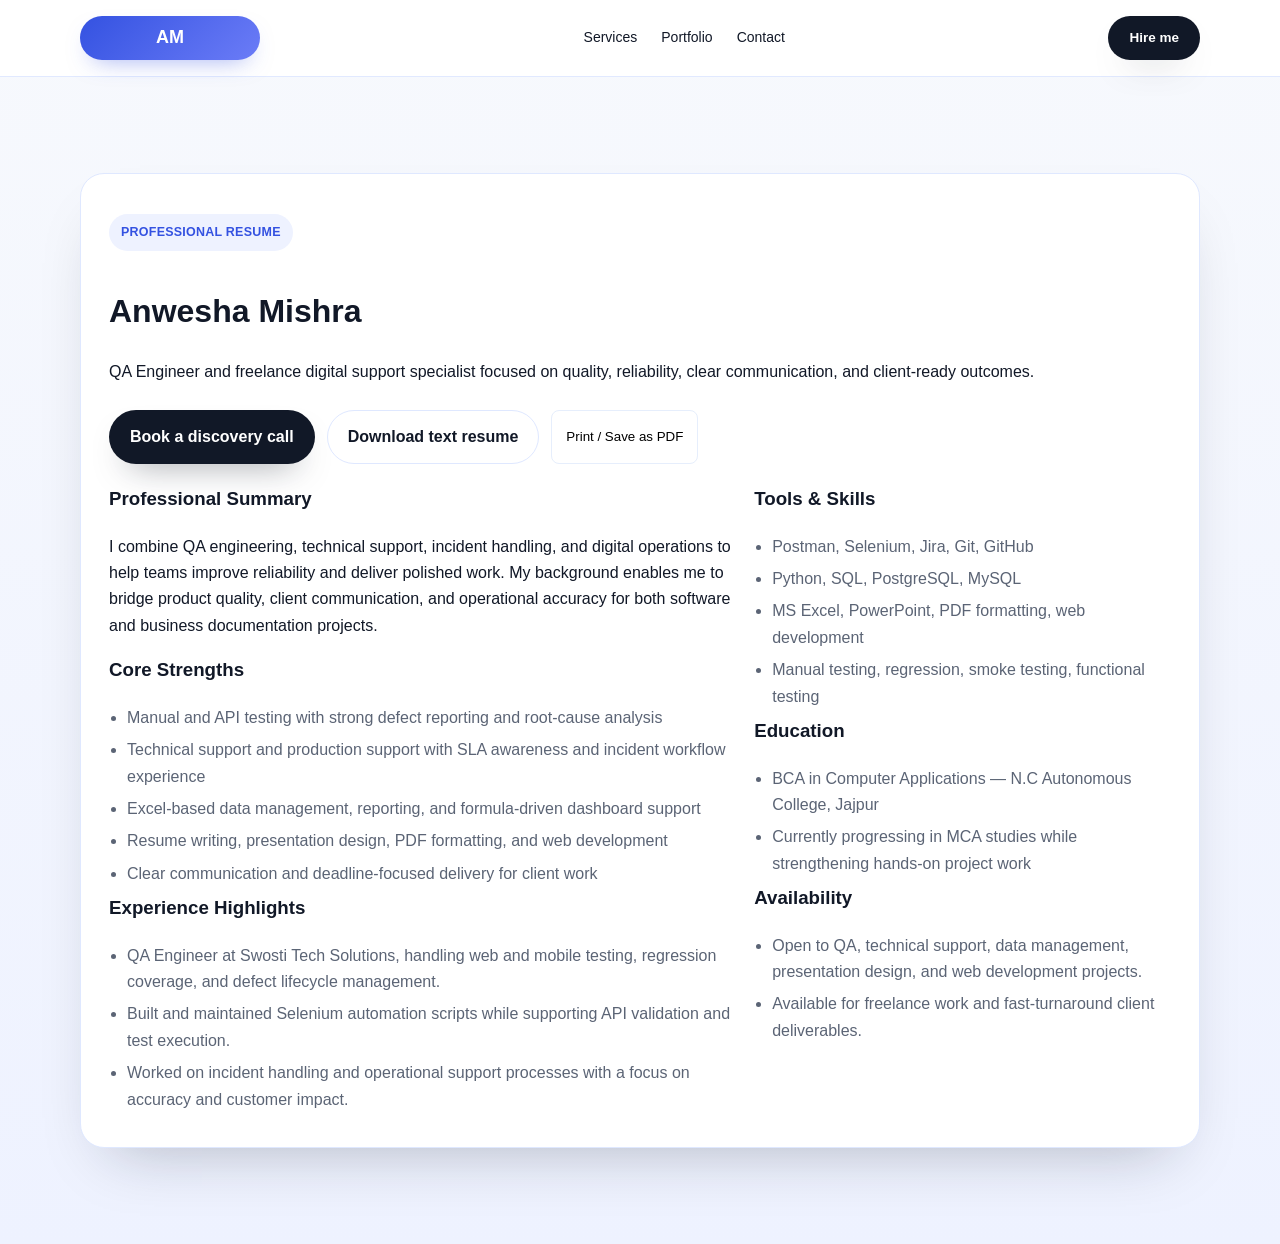
<file: resume.html>
<!DOCTYPE html>
<html lang="en">
<head>
  <meta charset="UTF-8" />
  <meta name="viewport" content="width=device-width, initial-scale=1.0" />
  <title>Anwesha Mishra | Resume</title>
  <meta name="description" content="Market-ready resume for Anwesha Mishra covering QA engineering, technical support, data operations, resume writing, presentations, and web development." />
  <link rel="stylesheet" href="styles.css" />
  <meta name="robots" content="index,follow" />
  <meta name="viewport" content="width=device-width, initial-scale=1" />
  <style>
    @media print {
      body { background: #fff; color: #111; }
      header, .btn, .nav-links, .hero-actions { display: none !important; }
      .resume-card { box-shadow: none; border: none; border-radius: 0; padding: 0; }
      .resume-grid { grid-template-columns: 1fr; }
    }
    .print-btn { display: inline-flex; gap: 8px; align-items: center; padding: 10px 14px; border-radius: 8px; border: 1px solid #e6eefc; background: #fff; cursor: pointer; }
  </style>
</head>
<body>
  <header class="site-header">
    <div class="container nav-shell">
      <a href="index.html" class="logo">AM</a>
      <nav>
        <ul class="nav-links">
          <li><a href="index.html#services">Services</a></li>
          <li><a href="index.html#portfolio">Portfolio</a></li>
          <li><a href="index.html#contact">Contact</a></li>
        </ul>
      </nav>
      <a class="btn btn-dark nav-cta" href="index.html#contact">Hire me</a>
    </div>
  </header>

  <main class="section">
    <div class="container">
      <div class="resume-card reveal">
        <p class="eyebrow">Professional Resume</p>
        <h1>Anwesha Mishra</h1>
        <p class="lead">QA Engineer and freelance digital support specialist focused on quality, reliability, clear communication, and client-ready outcomes.</p>
        <div class="hero-actions">
          <a class="btn btn-dark" href="index.html#contact">Book a discovery call</a>
          <a class="btn btn-light" href="assets/Anwesha_Mishra_Resume.txt" download>Download text resume</a>
          <button class="print-btn" id="printResume">Print / Save as PDF</button>
        </div>

        <div class="resume-grid">
          <div>
            <h3>Professional Summary</h3>
            <p>I combine QA engineering, technical support, incident handling, and digital operations to help teams improve reliability and deliver polished work. My background enables me to bridge product quality, client communication, and operational accuracy for both software and business documentation projects.</p>

            <h3>Core Strengths</h3>
            <ul class="resume-list">
              <li>Manual and API testing with strong defect reporting and root-cause analysis</li>
              <li>Technical support and production support with SLA awareness and incident workflow experience</li>
              <li>Excel-based data management, reporting, and formula-driven dashboard support</li>
              <li>Resume writing, presentation design, PDF formatting, and web development</li>
              <li>Clear communication and deadline-focused delivery for client work</li>
            </ul>

            <h3>Experience Highlights</h3>
            <ul class="resume-list">
              <li>QA Engineer at Swosti Tech Solutions, handling web and mobile testing, regression coverage, and defect lifecycle management.</li>
              <li>Built and maintained Selenium automation scripts while supporting API validation and test execution.</li>
              <li>Worked on incident handling and operational support processes with a focus on accuracy and customer impact.</li>
            </ul>
          </div>
          <div>
            <h3>Tools & Skills</h3>
            <ul class="resume-list">
              <li>Postman, Selenium, Jira, Git, GitHub</li>
              <li>Python, SQL, PostgreSQL, MySQL</li>
              <li>MS Excel, PowerPoint, PDF formatting, web development</li>
              <li>Manual testing, regression, smoke testing, functional testing</li>
            </ul>

            <h3>Education</h3>
            <ul class="resume-list">
              <li>BCA in Computer Applications — N.C Autonomous College, Jajpur</li>
              <li>Currently progressing in MCA studies while strengthening hands-on project work</li>
            </ul>

            <h3>Availability</h3>
            <ul class="resume-list">
              <li>Open to QA, technical support, data management, presentation design, and web development projects.</li>
              <li>Available for freelance work and fast-turnaround client deliverables.</li>
            </ul>
          </div>
        </div>
      </div>
    </div>
  </main>

  <script src="script.js"></script>
  <script>
    document.getElementById('printResume')?.addEventListener('click', ()=> window.print());
  </script>
</body>
</html>
</file>
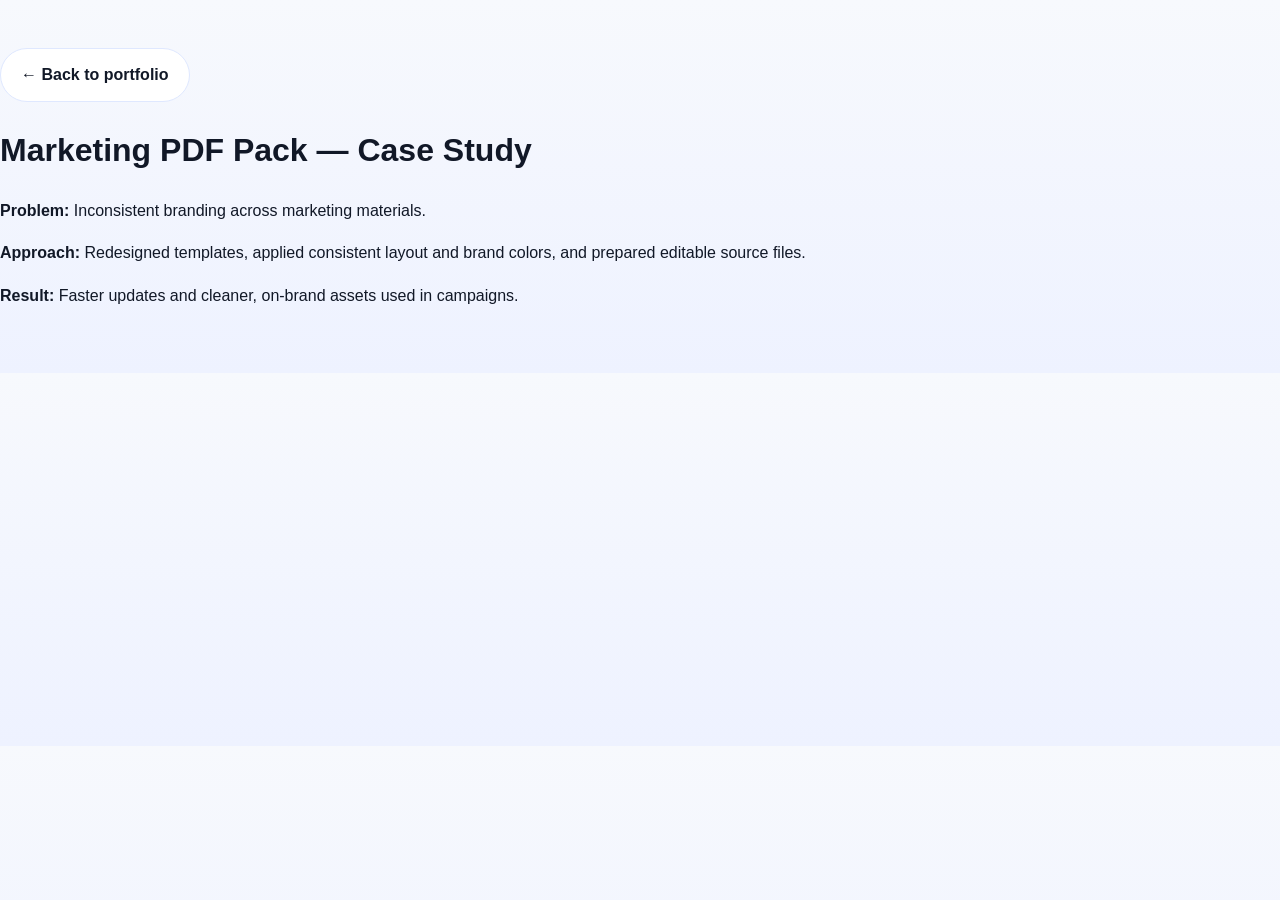
<file: case-studies/marketing-pdf-pack.html>
<!doctype html>
<html lang="en">
<head>
  <meta charset="utf-8">
  <meta name="viewport" content="width=device-width,initial-scale=1">
  <title>Marketing PDF Pack — Case Study</title>
  <link rel="stylesheet" href="../styles.css">
</head>
<body>
  <div class="wrap" style="padding:48px 0;">
    <a href="../index.html" class="btn btn-light">← Back to portfolio</a>
    <h1>Marketing PDF Pack — Case Study</h1>
    <p><strong>Problem:</strong> Inconsistent branding across marketing materials.</p>
    <p><strong>Approach:</strong> Redesigned templates, applied consistent layout and brand colors, and prepared editable source files.</p>
    <p><strong>Result:</strong> Faster updates and cleaner, on-brand assets used in campaigns.</p>
  </div>
</body>
</html>
</file>
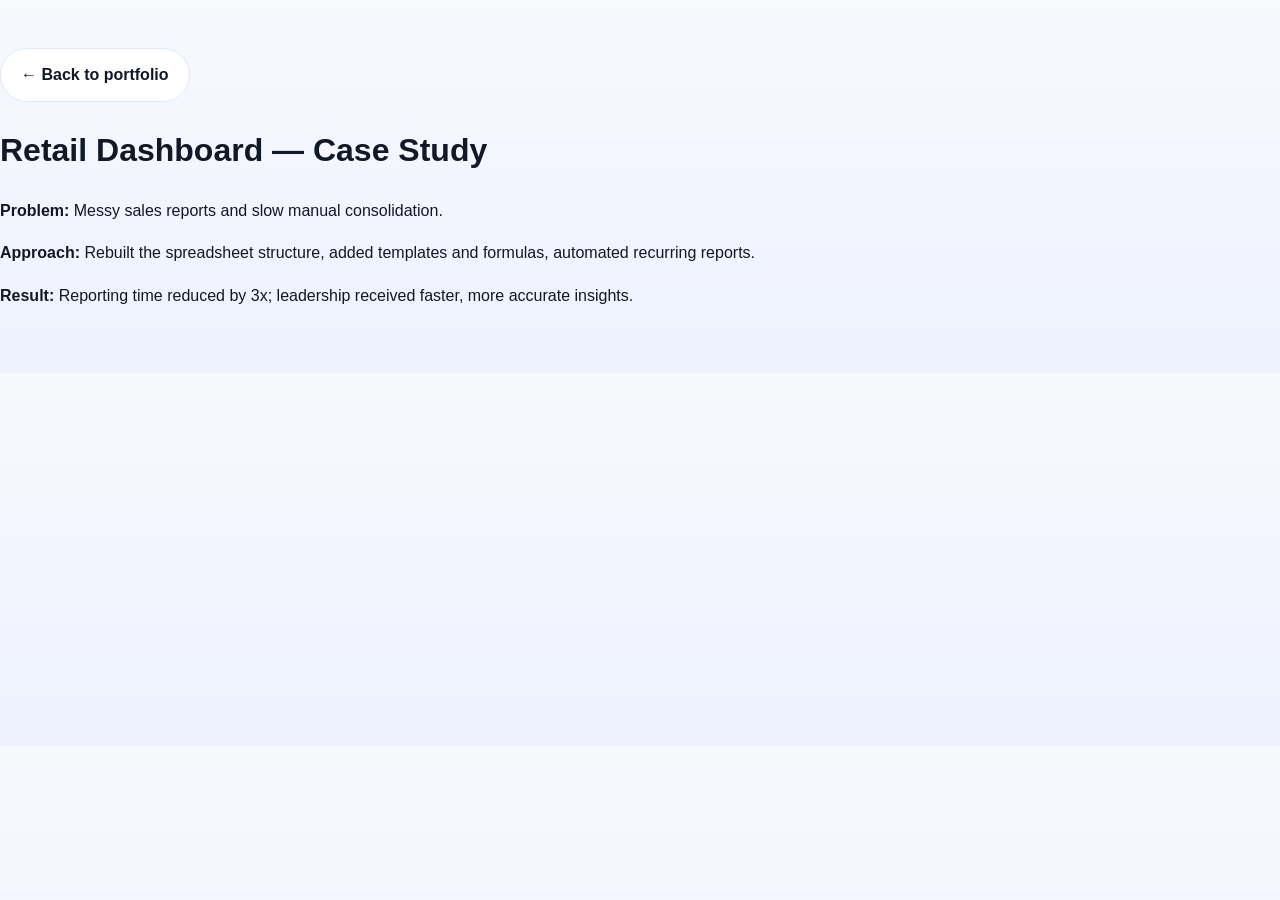
<file: case-studies/retail-dashboard.html>
<!doctype html>
<html lang="en">
<head>
  <meta charset="utf-8">
  <meta name="viewport" content="width=device-width,initial-scale=1">
  <title>Retail Dashboard — Case Study</title>
  <link rel="stylesheet" href="../styles.css">
</head>
<body>
  <div class="wrap" style="padding:48px 0;">
    <a href="../index.html" class="btn btn-light">← Back to portfolio</a>
    <h1>Retail Dashboard — Case Study</h1>
    <p><strong>Problem:</strong> Messy sales reports and slow manual consolidation.</p>
    <p><strong>Approach:</strong> Rebuilt the spreadsheet structure, added templates and formulas, automated recurring reports.</p>
    <p><strong>Result:</strong> Reporting time reduced by 3x; leadership received faster, more accurate insights.</p>
  </div>
</body>
</html>
</file>
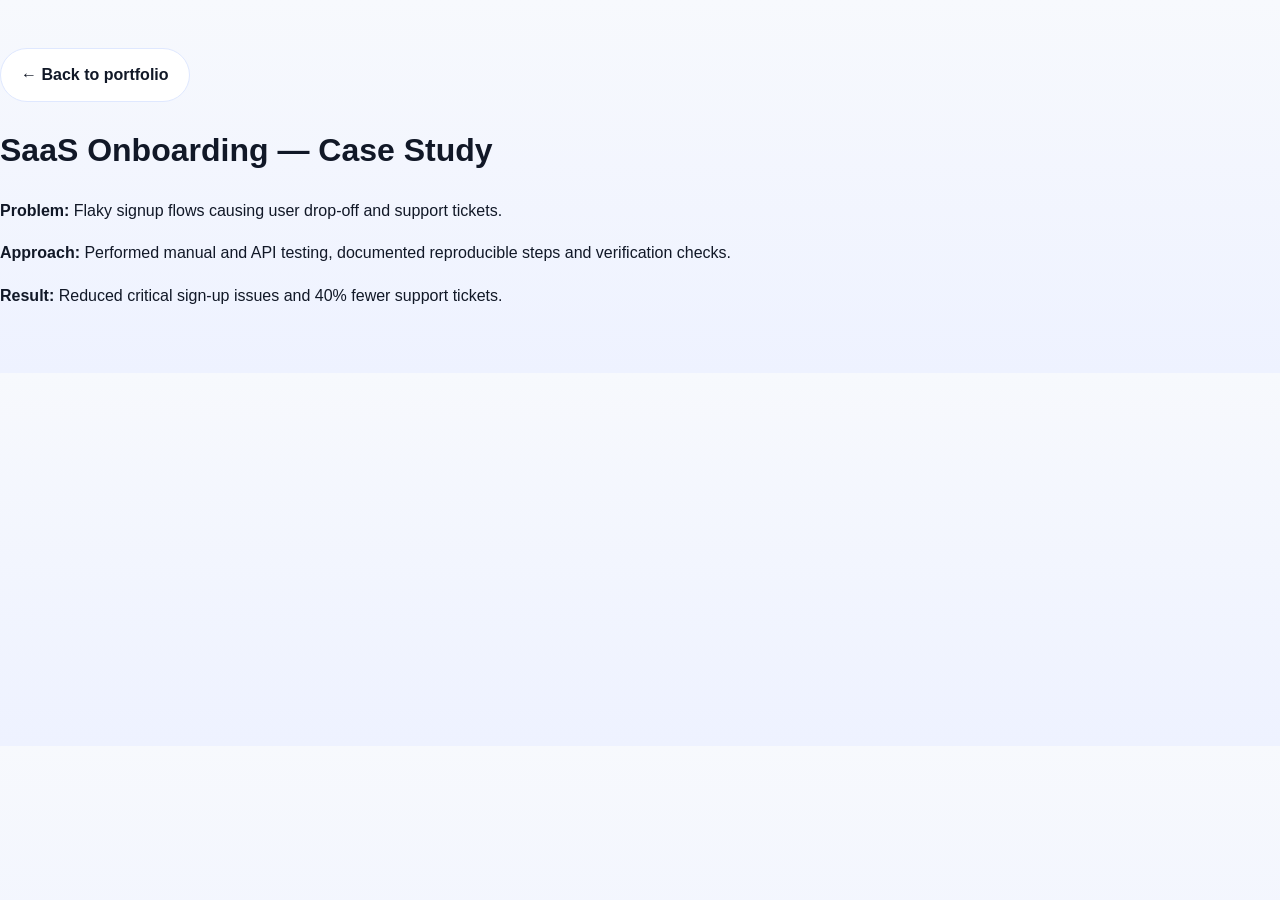
<file: case-studies/saas-onboarding.html>
<!doctype html>
<html lang="en">
<head>
  <meta charset="utf-8">
  <meta name="viewport" content="width=device-width,initial-scale=1">
  <title>SaaS Onboarding — Case Study</title>
  <link rel="stylesheet" href="../styles.css">
</head>
<body>
  <div class="wrap" style="padding:48px 0;">
    <a href="../index.html" class="btn btn-light">← Back to portfolio</a>
    <h1>SaaS Onboarding — Case Study</h1>
    <p><strong>Problem:</strong> Flaky signup flows causing user drop-off and support tickets.</p>
    <p><strong>Approach:</strong> Performed manual and API testing, documented reproducible steps and verification checks.</p>
    <p><strong>Result:</strong> Reduced critical sign-up issues and 40% fewer support tickets.</p>
  </div>
</body>
</html>
</file>
<file: styles.css>
:root {
  color-scheme: light;
  --bg: #f7f9fd;
  --bg-strong: #ffffff;
  --surface: #ffffff;
  --surface-soft: #f1f5ff;
  --border: #dfe8ff;
  --text: #111827;
  --muted: #5b6475;
  --accent: #3452e1;
  --accent-2: #6b7cf7;
  --accent-soft: #eef2ff;
  --success: #0f9d5b;
  --shadow: 0 30px 60px -30px rgba(17, 24, 39, 0.28);
}
  .skip-link{ position:absolute; left:-9999px; top:auto; width:1px; height:1px; overflow:hidden; }
  .skip-link:focus{ left:12px; top:88px; width:auto; height:auto; background:var(--accent); color:#fff; padding:8px 12px; border-radius:6px; z-index:300; }

* { box-sizing: border-box; }
html { scroll-behavior: smooth; }
body {
  margin: 0;
  font-family: Inter, "Segoe UI", Roboto, Arial, sans-serif;
  color: var(--text);
  background: linear-gradient(180deg, #f7f9fd 0%, #eef2ff 100%);
  line-height: 1.65;
}
/* ---------- creative accent: animated gradient ---------- */
.hero-gradient {
  background: linear-gradient(90deg, rgba(52,82,225,0.12), rgba(107,124,247,0.06));
  background-size: 200% 200%;
  animation: gradientMove 8s linear infinite;
}
@keyframes gradientMove {
  0% { background-position: 0% 50%; }
  50% { background-position: 100% 50%; }
  100% { background-position: 0% 50%; }
}

/* pricing and price tag */
.price-tag{
  display:inline-block; background:linear-gradient(90deg,#fff,#f6f9ff); border:1px solid rgba(52,82,225,0.08);
  color:var(--accent); font-weight:800; padding:8px 12px; border-radius:10px; font-size:0.95rem;
}
.request-quote{ display:inline-flex; align-items:center; gap:8px; padding:8px 12px; border-radius:10px; background:var(--accent); color:#fff; border:none; cursor:pointer; font-weight:700; }
.pricing-table{ width:100%; border-collapse:collapse; margin-top:12px; }
.pricing-table th, .pricing-table td{ text-align:left; padding:12px 10px; border-bottom:1px solid var(--line); }
.pricing-table th{ background:transparent; font-weight:700; color:var(--text); }
.pricing-note{ color:var(--muted); font-size:0.95rem; margin-top:8px; }

/* hidden honeypot field */
.hidden-field{ position:absolute !important; left:-9999px; top:auto; width:1px; height:1px; overflow:hidden; }

/* sticky hire call-to-action */
.sticky-cta{
  position:fixed; right:18px; bottom:120px; background:linear-gradient(90deg,var(--accent),#7C93F0);
  color:#fff; padding:12px 14px; border-radius:12px; box-shadow:0 10px 30px rgba(52,82,225,0.2);
  font-weight:700; z-index:140; text-decoration:none; display:inline-flex; align-items:center; gap:8px;
}
@media (max-width:768px){ .sticky-cta{ right:12px; bottom:90px; padding:10px 12px; } }

/* back to top */
.back-to-top{ position:fixed; right:18px; bottom:36px; width:46px; height:46px; border-radius:50%; background:var(--bg); border:1px solid var(--line); display:none; align-items:center; justify-content:center; font-size:20px; box-shadow:0 8px 20px rgba(20,30,60,0.12); z-index:150; }
.back-to-top.show{ display:flex; }

/* modal */
.modal{ position:fixed; inset:0; background:rgba(8,12,30,0.6); display:none; align-items:center; justify-content:center; z-index:200; }
.modal[aria-hidden="false"]{ display:flex; }
.modal-inner{ max-width:900px; width:94%; background:var(--card); border-radius:12px; padding:18px; box-shadow:0 30px 80px rgba(6,12,30,0.4); }
.modal-close{ position:absolute; right:16px; top:12px; background:none; border:none; font-size:22px; cursor:pointer; }
.modal-content{ padding:8px 6px; }
a { color: inherit; text-decoration: none; }
img { max-width: 100%; display: block; }
.container { width: min(1120px, calc(100% - 32px)); margin: 0 auto; }
.section { padding: 96px 0; }
.section.soft { background: rgba(255,255,255,0.65); }
.reveal { opacity: 0; transform: translateY(20px); transition: opacity .6s ease, transform .6s ease; }
.reveal.in { opacity: 1; transform: translateY(0); }
.site-header {
  position: sticky; top: 0; z-index: 50;
  backdrop-filter: blur(16px);
  background: rgba(247, 249, 253, 0.95);
  border-bottom: 1px solid rgba(223, 232, 255, 0.8);
}
.nav-shell {
  display: flex; align-items: center; justify-content: space-between;
  min-height: 74px;
  gap: 18px;
}
.logo {
  display: inline-flex; align-items: center; justify-content: center;
  width: auto; min-width: 170px; height: 44px; padding: 0 14px;
  border-radius: 999px;
  background: linear-gradient(135deg, var(--accent), var(--accent-2)); color: white; font-weight: 800;
  box-shadow: 0 10px 24px -12px rgba(52, 82, 225, 0.55);
}
.nav-links { display: flex; gap: 24px; list-style: none; padding: 0; margin: 0; align-items: center; }
.nav-links li { display: flex; align-items: center; }
.nav-links a { color: var(--muted); font-weight: 600; }
.nav-links a:hover, .nav-links a.active { color: var(--accent); }
.nav-toggle { display: none; background: transparent; border: 0; cursor: pointer; padding: 8px; }
.nav-toggle span { display: block; width: 24px; height: 2px; background: var(--text); margin: 4px 0; border-radius: 2px; }
.site-header { position: sticky; top: 0; left: 0; right: 0; z-index: 100; background: rgba(255,255,255,0.98); backdrop-filter: blur(14px); border-bottom: 1px solid rgba(223,232,255,0.92); }
.nav-shell { display: flex; align-items: center; justify-content: space-between; gap: 24px; min-height: 76px; }
.logo { font-family:'Manrope',sans-serif; font-weight:800; font-size:18px; display:inline-flex; align-items:center; justify-content:center; gap:9px; min-width:180px; padding:0 16px; height:44px; border-radius:999px; background:linear-gradient(135deg, var(--accent), var(--accent-2)); color:#fff; box-shadow:0 10px 24px -12px rgba(52,82,225,0.55); }
.nav-links { display:flex; gap:24px; list-style:none; padding:0; margin:0; align-items:center; }
.nav-links li { display:flex; align-items:center; }
.nav-links a { display:inline-flex; align-items:center; height:44px; font-size:14px; font-weight:500; color:var(--text-muted); transition:color .2s ease; }
.nav-links a:hover, .nav-links a.active { color:var(--accent); }
.nav-cta { display:inline-flex; align-items:center; justify-content:center; height:44px; background:var(--text); color:#fff !important; padding:0 22px; border-radius:12px; font-weight:600 !important; font-size:13.5px !important; }
.nav-cta:hover { background:var(--accent) !important; }
@media (max-width: 820px) {
  .nav-links { position: fixed; top: 76px; right: 12px; height: calc(100vh - 76px); width: 78vw; max-width: 320px; background: #fff; flex-direction: column; padding: 28px 24px; gap: 20px; border-left: 1px solid var(--border); transform: translateX(100%); transition: transform 0.3s ease; z-index: 99; }
  .nav-links.open { transform: translateX(0); }
  .nav-toggle { display: flex; flex-direction: column; gap: 5px; background: none; border: none; cursor: pointer; z-index: 101; padding: 8px; }
  .nav-toggle span { width: 22px; height: 2px; background: var(--text); display: block; }
  .nav-cta { display: none; }
}
.btn {
  display: inline-flex; align-items: center; justify-content: center; gap: 8px;
  padding: 13px 20px; border-radius: 999px; font-weight: 700; border: 1px solid transparent; transition: transform .2s ease, box-shadow .2s ease, background .2s ease;
}
.btn:hover { transform: translateY(-2px); }
.btn-dark { background: var(--text); color: white; box-shadow: 0 16px 34px -20px rgba(17,24,39,0.7); }
.btn-dark:hover { background: var(--accent); }
.btn-light { background: white; color: var(--text); border-color: var(--border); }
.btn-light:hover { border-color: var(--accent); color: var(--accent); }
.hero { padding: 112px 0 84px; }
.hero-grid { display: grid; grid-template-columns: 1.2fr .8fr; gap: 32px; align-items: center; }
.eyebrow {
  display: inline-flex; align-items: center; gap: 8px; padding: 8px 12px; border-radius: 999px;
  background: var(--accent-soft); color: var(--accent); font-weight: 700; letter-spacing: .02em; text-transform: uppercase; font-size: .78rem;
}
.hero h1 { font-size: clamp(2.2rem, 4vw, 3.4rem); line-height: 1.14; margin: 18px 0; letter-spacing: -.02em; }
.hero .lead { font-size: 1.06rem; color: var(--muted); max-width: 650px; }
.hero-actions { display: flex; flex-wrap: wrap; gap: 12px; margin: 24px 0 20px; }
.trust-badges { display: flex; flex-wrap: wrap; gap: 8px; margin-top: 18px; }
.trust-badges span { padding: 7px 11px; border-radius: 999px; background: white; border: 1px solid var(--border); color: var(--muted); font-size: .9rem; }
.hero-card, .highlight-card, .card, .process-card, .portfolio-card, .contact-card, .contact-form, .resume-card {
  background: var(--surface); border: 1px solid var(--border); border-radius: 24px; box-shadow: var(--shadow);
}
.hero-card { padding: 24px; }
.hero-card .hero-list { list-style: none; padding: 0; margin: 0 0 18px; }
.hero-card .hero-list li { padding: 10px 0; border-bottom: 1px solid var(--border); color: var(--muted); }
.hero-card .hero-list li:last-child { border-bottom: 0; }
.metric-grid { display: grid; grid-template-columns: repeat(2, minmax(0,1fr)); gap: 12px; margin-top: 20px; }
.metric { background: var(--surface-soft); padding: 14px; border-radius: 16px; }
.metric strong { display: block; font-size: 1.15rem; color: var(--accent); }
.metric span { color: var(--muted); font-size: .9rem; }
.section-heading { max-width: 720px; margin-bottom: 36px; }
.section-heading h2 { font-size: clamp(1.6rem, 2.7vw, 2.2rem); margin: 8px 0 8px; }
.section-heading p { color: var(--muted); margin: 0; }
.cards { display: grid; grid-template-columns: repeat(3, minmax(0,1fr)); gap: 18px; }
.card { padding: 24px; }
.card h3 { margin-top: 0; margin-bottom: 8px; }
.card p, .card li { color: var(--muted); }
.card ul { padding-left: 18px; margin: 0; }
.process-grid { display: grid; grid-template-columns: repeat(3, minmax(0,1fr)); gap: 18px; }
.process-card { padding: 24px; }
.process-card .step { display: inline-flex; width: 38px; height: 38px; align-items: center; justify-content: center; border-radius: 50%; background: var(--accent-soft); color: var(--accent); font-weight: 800; margin-bottom: 12px; }
.about-grid { display: grid; grid-template-columns: 1.1fr .9fr; gap: 24px; align-items: start; }
.highlight-card { padding: 24px; }
.highlight-card ul { padding-left: 18px; color: var(--muted); }
.portfolio-grid { display: grid; grid-template-columns: repeat(2, minmax(0,1fr)); gap: 18px; }
.portfolio-card { padding: 24px; display: flex; flex-direction: column; gap: 14px; }
.portfolio-card .pill { display: inline-flex; width: fit-content; padding: 6px 10px; border-radius: 999px; background: var(--accent-soft); color: var(--accent); font-size: .84rem; font-weight: 700; }
.portfolio-card .meta { color: var(--muted); margin: 0; }
.portfolio-card .tags { display: flex; flex-wrap: wrap; gap: 8px; }
.portfolio-card .tags span { padding: 7px 10px; background: var(--surface-soft); border-radius: 999px; font-size: .85rem; color: var(--muted); }
.contact-shell { display: grid; gap: 20px; }
.contact-grid { display: grid; grid-template-columns: 1fr 1fr; gap: 18px; }
.contact-card { padding: 24px; }
.contact-card .contact-list { margin-top: 14px; display: grid; gap: 8px; }
.contact-card a { font-weight: 700; color: var(--accent); }
.contact-form { padding: 24px; display: grid; gap: 12px; }
.contact-form input, .contact-form textarea { width: 100%; padding: 12px 14px; border-radius: 12px; border: 1px solid var(--border); font: inherit; color: var(--text); background: #fcfdff; }
.contact-form textarea { min-height: 120px; resize: vertical; }
.form-status { color: var(--muted); margin: 0; font-size: .95rem; }
.resume-card { padding: 28px; }
.resume-card h2, .resume-card h3 { margin-top: 0; }
.resume-grid { display: grid; grid-template-columns: 1.2fr .8fr; gap: 20px; margin-top: 20px; }
.resume-list { margin: 0; padding-left: 18px; color: var(--muted); }
.resume-list li { margin-bottom: 6px; }
footer { padding: 32px 0 48px; text-align: center; color: var(--muted); }
.testimonial-grid { display: grid; grid-template-columns: repeat(3, minmax(0, 1fr)); gap: 18px; }
.testimonial-card, .pricing-card { background: var(--surface); border: 1px solid var(--border); border-radius: 20px; box-shadow: var(--shadow); padding: 24px; }
.testimonial-card { display: none; opacity: 0; transform: translateY(10px); transition: opacity 0.5s ease, transform 0.5s ease; }
.testimonial-card.active { display: block; opacity: 1; transform: none; }
.testimonial-card .quote { font-size: 1rem; color: var(--muted); margin: 0 0 14px; line-height: 1.7; }
.testimonial-card strong { display: block; color: var(--text); }
.testimonial-card span { color: var(--muted); font-size: .95rem; }
.pricing-grid { display: grid; grid-template-columns: repeat(3, minmax(0, 1fr)); gap: 18px; }
.pricing-card { display: flex; flex-direction: column; gap: 16px; border-radius: 24px; padding: 26px; transition: transform 0.25s ease, box-shadow 0.25s ease, border-color 0.25s ease; }
.pricing-card:hover { transform: translateY(-4px); box-shadow: 0 24px 50px rgba(17, 24, 39, 0.12); border-color: rgba(52, 82, 225, 0.18); }
.pricing-card h3 { margin: 0; font-size: 1.18rem; }
.pricing-card .price { font-size: 1.95rem; font-weight: 800; color: var(--accent); }
.pricing-card p { color: var(--muted); margin: 0; line-height: 1.75; }
.pricing-actions { margin-top: auto; }
.pricing-actions .request-quote { width: 100%; justify-content: center; padding: 14px 16px; border-radius: 14px; }
.pricing-note { color: var(--muted); font-size: 0.95rem; margin-top: 18px; grid-column: 1 / -1; }
.process-grid { display: grid; grid-template-columns: repeat(4, minmax(0, 1fr)); gap: 18px; margin-top: 24px; }
.process-card { padding: 24px; }
.process-card .step { display: inline-flex; width: 42px; height: 42px; align-items: center; justify-content: center; border-radius: 14px; background: var(--accent-soft); color: var(--accent); font-weight: 800; margin-bottom: 18px; }
.faq-grid { display: grid; grid-template-columns: repeat(3, minmax(0, 1fr)); gap: 18px; margin-top: 24px; }
.faq-item { background: var(--surface); border: 1px solid var(--border); border-radius: 22px; overflow: hidden; }
.faq-question { width: 100%; background: transparent; border: none; text-align: left; padding: 20px 24px; font-size: 1rem; font-weight: 700; cursor: pointer; color: var(--text); display: flex; justify-content: space-between; align-items: center; }
.faq-question::after { content: '+'; color: var(--accent); font-size: 1.2rem; }
.faq-item.active .faq-question::after { content: '−'; }
.faq-answer { padding: 0 24px 20px; color: var(--muted); line-height: 1.75; display: none; }
.faq-item.active .faq-answer { display: block; }
.work-grid { display: grid; grid-template-columns: repeat(3, minmax(0, 1fr)); gap: 18px; margin-top: 24px; }
.work-card { background: var(--surface); border: 1px solid var(--border); border-radius: 22px; padding: 24px; box-shadow: var(--shadow); transition: transform 0.25s ease, border-color 0.25s ease, box-shadow 0.25s ease; }
.work-card:hover { transform: translateY(-4px); border-color: rgba(52, 82, 225, 0.18); box-shadow: 0 24px 48px rgba(17, 24, 39, 0.12); }
.work-thumb { display: flex; align-items: center; justify-content: center; min-height: 130px; position: relative; border-radius: 18px; background: linear-gradient(135deg, var(--accent-soft), #ffffff); margin-bottom: 18px; }
.file-badge { position: absolute; top: 14px; right: 14px; background: var(--accent); color: #fff; padding: 7px 12px; border-radius: 999px; font-size: 0.82rem; font-weight: 700; }
.work-body h3 { margin: 0 0 12px; font-size: 1.15rem; }
.work-body p { color: var(--muted); margin: 0 0 16px; line-height: 1.7; }
.work-tags { display: flex; flex-wrap: wrap; gap: 10px; margin-bottom: 18px; }
.work-tags span { font-size: 0.85rem; color: var(--muted); background: var(--surface-soft); border-radius: 999px; padding: 7px 10px; }
.work-card .work-link { display: inline-flex; align-items: center; gap: 8px; margin-top: 10px; color: var(--accent); font-weight: 700; }

/* New: Why / Case Studies / Testimonials styles */
.why-grid { display: grid; grid-template-columns: repeat(4, minmax(0, 1fr)); gap: 18px; margin-top: 20px; }
.why-card { padding: 20px; border-radius: 18px; background: var(--surface); border: 1px solid var(--border); box-shadow: 0 12px 30px -16px rgba(17,24,39,0.06); }
.why-card h3 { margin: 0 0 8px; color: var(--accent); }
.why-card p { margin: 0; color: var(--muted); }

.case-grid { display: grid; grid-template-columns: repeat(3, minmax(0, 1fr)); gap: 18px; margin-top: 20px; }
.case-card { padding: 20px; border-radius: 18px; background: linear-gradient(180deg, var(--surface), #fbfcff); border: 1px solid var(--border); box-shadow: var(--shadow); }
.case-card h3 { margin: 0 0 8px; font-size: 1.05rem; }
.case-meta { color: var(--muted); margin: 0; line-height: 1.6; }

.testimonial-grid { display: grid; grid-template-columns: 1fr; gap: 18px; margin-top: 20px; max-width: 760px; margin-left: auto; margin-right: auto; }
.testimonial-card { padding: 20px; border-radius: 18px; background: var(--surface); border: 1px solid var(--border); box-shadow: 0 12px 36px -20px rgba(17,24,39,0.06); }
.testimonial-card .quote { font-style: italic; color: var(--muted); }
.testimonial-card strong { display:block; margin-top:12px; }

@media (max-width: 900px) {
  .why-grid { grid-template-columns: repeat(2, minmax(0,1fr)); }
  .case-grid { grid-template-columns: 1fr; }
  .testimonial-grid { grid-template-columns: 1fr; }
}

/* trust strip */
.trust-strip { background: linear-gradient(180deg, rgba(255,255,255,0.98), rgba(250,252,255,0.98)); border-top: 1px solid var(--border); border-bottom: 1px solid var(--border); }
.trust-inner { display:flex; align-items:center; gap:18px; padding:10px 0; }
.trust-label { font-weight:700; color:var(--muted); font-size:0.9rem; min-width:90px; }
.trust-logos { display:flex; gap:12px; align-items:center; }
.trust-logo { display:flex; align-items:center; justify-content:center; min-width:120px; padding: 10px 14px; border-radius: 999px; background: var(--surface-soft); border: 1px solid var(--border); color: var(--text); font-weight: 700; font-size: 0.92rem; }
.trust-cta { margin-left:auto; }
.case-link { color: inherit; text-decoration:none; display:block; }
.case-card:hover { transform: translateY(-6px); box-shadow: 0 30px 60px -28px rgba(17,24,39,0.18); }
/* testimonial controls */
.testimonial-controls { display:flex; gap:12px; justify-content:center; margin-top:14px; }
.testimonial-prev, .testimonial-next { padding:8px 12px; border-radius:999px; }
@media (max-width: 900px) { .work-grid { grid-template-columns: repeat(2, minmax(0, 1fr)); } }
@media (max-width: 640px) { .work-grid { grid-template-columns: 1fr; } }
.whatsapp-float { position: fixed; right: 18px; bottom: 180px; background: #25d366; color: #fff; padding: 14px 18px; border-radius: 999px; font-weight: 700; box-shadow: 0 20px 60px rgba(37, 211, 102, 0.18); z-index: 160; text-decoration: none; display: inline-flex; align-items: center; gap: 9px; }
.result-card, .guarantee-card, .path-card, .impact-card { background: var(--surface); border: 1px solid var(--border); border-radius: 24px; padding: 26px; box-shadow: var(--shadow); transition: transform 0.25s ease, border-color 0.25s ease, box-shadow 0.25s ease; }
.result-card:hover, .guarantee-card:hover, .path-card:hover, .impact-card:hover { transform: translateY(-3px); border-color: rgba(52, 82, 225, 0.18); box-shadow: 0 22px 48px rgba(17, 24, 39, 0.1); }
.result-card h3, .guarantee-card strong, .path-card h3, .impact-card h3 { margin-top: 0; margin-bottom: 14px; }
.result-card p, .guarantee-card p, .path-card p, .impact-card p { color: var(--muted); line-height: 1.75; margin: 0; }
@media (max-width: 900px) {
  .hero-grid, .about-grid, .contact-grid, .resume-grid { grid-template-columns: 1fr; }
  .cards, .portfolio-grid, .process-grid, .testimonial-grid, .pricing-grid, .faq-grid { grid-template-columns: 1fr 1fr; }
}
@media (max-width: 720px) {
  .nav-links { position: fixed; top: 74px; right: 12px; flex-direction: column; padding: 16px; border: 1px solid var(--border); border-radius: 16px; background: white; box-shadow: var(--shadow); opacity: 0; pointer-events: none; transform: translateY(-8px); transition: all .2s ease; }
  .nav-links.open { opacity: 1; pointer-events: auto; transform: translateY(0); }
  .nav-toggle { display: block; }
  .nav-cta { display: none; }
  .cards, .portfolio-grid, .process-grid, .testimonial-grid, .pricing-grid, .faq-grid { grid-template-columns: 1fr; }
  .hero { padding-top: 72px; }
  .section { padding: 72px 0; }
  .metric-grid { grid-template-columns: 1fr; }
  .whatsapp-float { right: 14px; bottom: 160px; }
}
</file>
